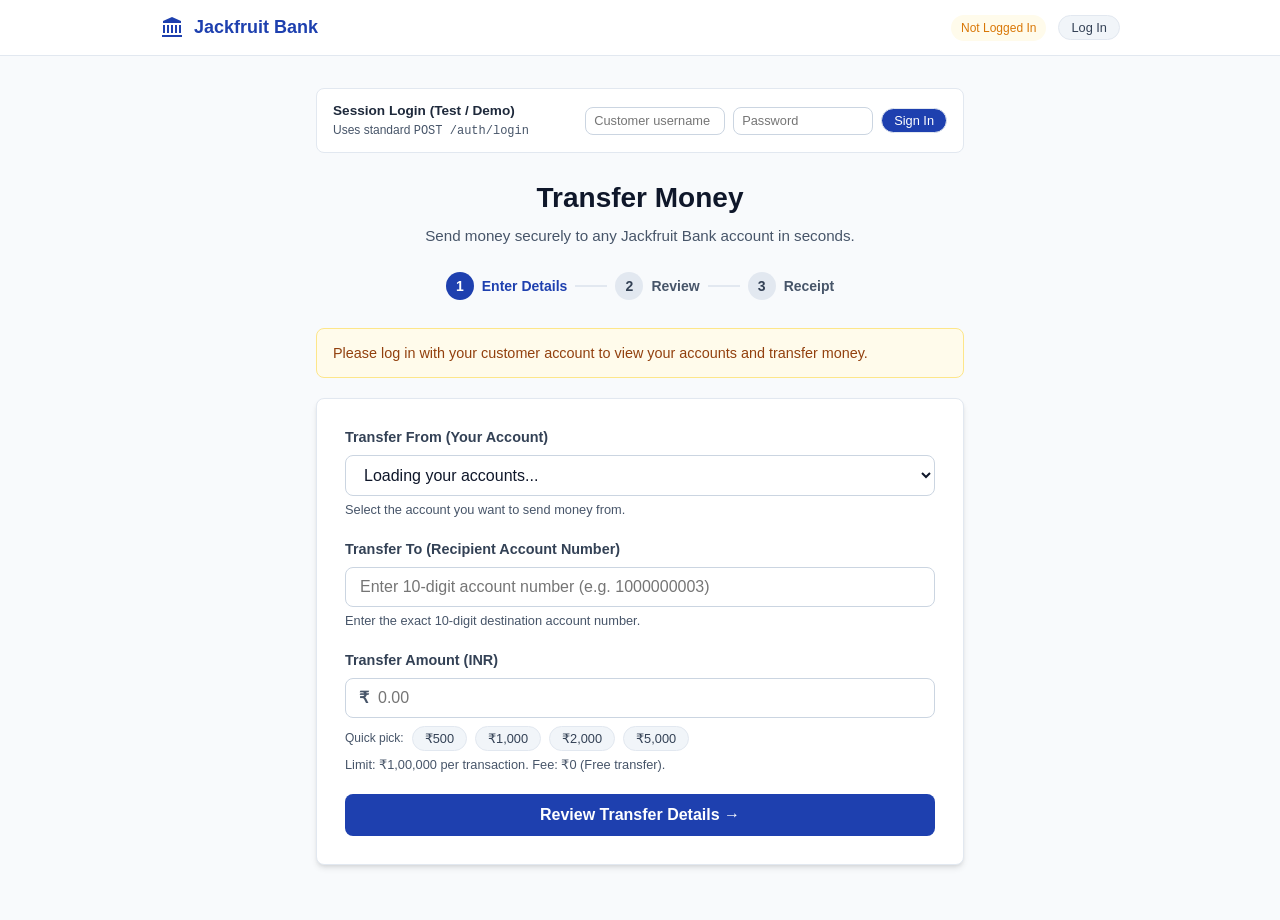
<file: frontend/transfer.html>
<!DOCTYPE html>
<html lang="en">
<head>
  <meta charset="UTF-8">
  <meta name="viewport" content="width=device-width, initial-scale=1.0">
  <title>Transfer Money — Bank Management System</title>
  <style>
    :root {
      --primary: #1e40af;
      --primary-hover: #1d4ed8;
      --primary-light: #eff6ff;
      --success: #059669;
      --success-light: #ecfdf5;
      --danger: #dc2626;
      --danger-light: #fef2f2;
      --warning: #d97706;
      --warning-light: #fffbeb;
      --neutral-50: #f8fafc;
      --neutral-100: #f1f5f9;
      --neutral-200: #e2e8f0;
      --neutral-300: #cbd5e1;
      --neutral-600: #475569;
      --neutral-700: #334155;
      --neutral-800: #1e293b;
      --neutral-900: #0f172a;
      --font-family: -apple-system, BlinkMacSystemFont, "Segoe UI", Roboto, Helvetica, Arial, sans-serif;
      --radius: 8px;
      --shadow: 0 4px 6px -1px rgb(0 0 0 / 0.1), 0 2px 4px -2px rgb(0 0 0 / 0.1);
      --shadow-lg: 0 10px 15px -3px rgb(0 0 0 / 0.1), 0 4px 6px -4px rgb(0 0 0 / 0.1);
    }

    * {
      box-sizing: border-box;
      margin: 0;
      padding: 0;
    }

    html, body {
      max-width: 100%;
      overflow-x: hidden;
    }

    body {
      font-family: var(--font-family);
      background-color: var(--neutral-50);
      color: var(--neutral-800);
      line-height: 1.5;
      min-height: 100vh;
      display: flex;
      flex-direction: column;
    }

    /* Top Navigation Header */
    header {
      background-color: #ffffff;
      border-bottom: 1px solid var(--neutral-200);
      padding: 0.875rem 1.25rem;
      position: sticky;
      top: 0;
      z-index: 20;
    }

    .header-content {
      max-width: 960px;
      margin: 0 auto;
      display: flex;
      justify-content: space-between;
      align-items: center;
      flex-wrap: wrap;
      gap: 0.75rem;
    }

    .brand {
      display: flex;
      align-items: center;
      gap: 0.625rem;
      font-weight: 700;
      font-size: 1.125rem;
      color: var(--primary);
    }

    .brand svg {
      width: 24px;
      height: 24px;
      fill: currentColor;
    }

    .user-session-bar {
      display: flex;
      align-items: center;
      gap: 0.75rem;
      font-size: 0.875rem;
    }

    .badge {
      display: inline-flex;
      align-items: center;
      padding: 0.25rem 0.625rem;
      border-radius: 9999px;
      font-weight: 500;
      font-size: 0.75rem;
    }

    .badge-info {
      background-color: var(--primary-light);
      color: var(--primary);
    }

    .badge-warning {
      background-color: var(--warning-light);
      color: var(--warning);
    }

    /* Main Container */
    main {
      flex: 1;
      max-width: 680px;
      width: 100%;
      margin: 2rem auto;
      padding: 0 1rem;
    }

    .page-title-area {
      margin-bottom: 1.5rem;
      text-align: center;
    }

    .page-title {
      font-size: 1.75rem;
      font-weight: 700;
      color: var(--neutral-900);
      margin-bottom: 0.375rem;
    }

    .page-subtitle {
      color: var(--neutral-600);
      font-size: 0.95rem;
    }

    /* Card Layout */
    .card {
      background: #ffffff;
      border: 1px solid var(--neutral-200);
      border-radius: var(--radius);
      box-shadow: var(--shadow);
      padding: 1.75rem;
      margin-bottom: 1.5rem;
    }

    /* Step Indicators */
    .steps-indicator {
      display: flex;
      align-items: center;
      justify-content: center;
      margin-bottom: 1.75rem;
      gap: 0.5rem;
    }

    .step-item {
      display: flex;
      align-items: center;
      gap: 0.5rem;
      font-size: 0.875rem;
      font-weight: 600;
      color: var(--neutral-600);
    }

    .step-item.active {
      color: var(--primary);
    }

    .step-number {
      width: 28px;
      height: 28px;
      border-radius: 50%;
      display: flex;
      align-items: center;
      justify-content: center;
      font-size: 0.875rem;
      background: var(--neutral-200);
      color: var(--neutral-700);
    }

    .step-item.active .step-number {
      background: var(--primary);
      color: #ffffff;
    }

    .step-divider {
      width: 32px;
      height: 2px;
      background: var(--neutral-200);
    }

    /* Form Groups */
    .form-group {
      margin-bottom: 1.25rem;
    }

    .form-label {
      display: block;
      font-weight: 600;
      font-size: 0.9rem;
      color: var(--neutral-700);
      margin-bottom: 0.375rem;
    }

    .form-helper {
      font-size: 0.8rem;
      color: var(--neutral-600);
      margin-top: 0.25rem;
    }

    .form-control {
      width: 100%;
      padding: 0.625rem 0.875rem;
      font-size: 1rem;
      font-family: inherit;
      color: var(--neutral-900);
      background-color: #ffffff;
      border: 1px solid var(--neutral-300);
      border-radius: var(--radius);
      outline: none;
      transition: border-color 0.15s ease, box-shadow 0.15s ease;
    }

    .form-control:focus {
      border-color: var(--primary);
      box-shadow: 0 0 0 3px rgba(30, 64, 175, 0.15);
    }

    .form-control.error {
      border-color: var(--danger);
      background-color: #fffbfa;
    }

    .input-group {
      position: relative;
      display: flex;
      align-items: center;
    }

    .input-prefix {
      position: absolute;
      left: 0.875rem;
      font-weight: 600;
      color: var(--neutral-600);
      pointer-events: none;
    }

    .input-group .form-control {
      padding-left: 2rem;
    }

    /* Cross-browser input[type=number] styling (Firefox & WebKit/Blink) */
    input[type="number"]::-webkit-outer-spin-button,
    input[type="number"]::-webkit-inner-spin-button {
      -webkit-appearance: none;
      margin: 0;
    }

    input[type="number"] {
      -moz-appearance: textfield;
      appearance: textfield;
    }

    /* Quick Amount Buttons */
    .quick-amounts {
      display: flex;
      flex-wrap: wrap;
      gap: 0.5rem;
      margin-top: 0.5rem;
    }

    .btn-chip {
      background: var(--neutral-100);
      border: 1px solid var(--neutral-200);
      border-radius: 9999px;
      padding: 0.25rem 0.75rem;
      font-size: 0.8rem;
      font-weight: 500;
      cursor: pointer;
      color: var(--neutral-700);
      transition: all 0.15s ease;
    }

    .btn-chip:hover {
      background: var(--primary-light);
      border-color: var(--primary);
      color: var(--primary);
    }

    /* Available Balance Pill */
    .balance-pill {
      background-color: var(--primary-light);
      border: 1px solid #bfdbfe;
      border-radius: var(--radius);
      padding: 0.625rem 0.875rem;
      margin-top: 0.5rem;
      display: flex;
      justify-content: space-between;
      align-items: center;
      font-size: 0.875rem;
    }

    .balance-pill .balance-val {
      font-weight: 700;
      color: var(--primary);
      font-size: 1rem;
    }

    /* Buttons */
    .btn {
      display: inline-flex;
      align-items: center;
      justify-content: center;
      font-family: inherit;
      font-size: 1rem;
      font-weight: 600;
      padding: 0.75rem 1.5rem;
      border-radius: var(--radius);
      border: none;
      cursor: pointer;
      text-decoration: none;
      transition: background-color 0.15s ease, opacity 0.15s ease;
      width: 100%;
    }

    .btn-primary {
      background-color: var(--primary);
      color: #ffffff;
    }

    .btn-primary:hover:not(:disabled) {
      background-color: var(--primary-hover);
    }

    .btn-secondary {
      background-color: var(--neutral-100);
      color: var(--neutral-700);
      border: 1px solid var(--neutral-300);
    }

    .btn-secondary:hover:not(:disabled) {
      background-color: var(--neutral-200);
    }

    .btn:disabled {
      opacity: 0.6;
      cursor: not-allowed;
    }

    .btn-group {
      display: flex;
      gap: 0.75rem;
      margin-top: 1.5rem;
    }

    /* Alerts */
    .alert {
      padding: 0.875rem 1rem;
      border-radius: var(--radius);
      margin-bottom: 1.25rem;
      font-size: 0.9rem;
      display: flex;
      align-items: flex-start;
      gap: 0.625rem;
      line-height: 1.4;
    }

    .alert-danger {
      background-color: var(--danger-light);
      color: var(--danger);
      border: 1px solid #fecaca;
    }

    .alert-success {
      background-color: var(--success-light);
      color: var(--success);
      border: 1px solid #a7f3d0;
    }

    .alert-warning {
      background-color: var(--warning-light);
      color: #92400e;
      border: 1px solid #fde68a;
    }

    /* Review Summary Grid */
    .summary-list {
      background: var(--neutral-50);
      border: 1px solid var(--neutral-200);
      border-radius: var(--radius);
      padding: 1.25rem;
      margin: 1rem 0;
    }

    .summary-row {
      display: flex;
      justify-content: space-between;
      align-items: center;
      padding: 0.625rem 0;
      border-bottom: 1px solid var(--neutral-200);
      font-size: 0.925rem;
    }

    .summary-row:last-child {
      border-bottom: none;
      padding-top: 0.75rem;
      font-size: 1.05rem;
      font-weight: 700;
    }

    .summary-label {
      color: var(--neutral-600);
    }

    .summary-val {
      font-weight: 600;
      color: var(--neutral-900);
      text-align: right;
    }

    /* Success / Receipt Screen */
    .receipt-card {
      text-align: center;
    }

    .receipt-icon {
      width: 56px;
      height: 56px;
      background: var(--success-light);
      color: var(--success);
      border-radius: 50%;
      display: inline-flex;
      align-items: center;
      justify-content: center;
      margin-bottom: 1rem;
    }

    .receipt-icon svg {
      width: 32px;
      height: 32px;
      fill: currentColor;
    }

    /* Demo Login Drawer (collapsible for testing) */
    .demo-bar {
      background: #ffffff;
      border: 1px solid var(--neutral-200);
      border-radius: var(--radius);
      padding: 0.75rem 1rem;
      margin-bottom: 1.5rem;
      font-size: 0.85rem;
      display: flex;
      justify-content: space-between;
      align-items: center;
      flex-wrap: wrap;
      gap: 0.5rem;
    }

    .demo-controls {
      display: flex;
      align-items: center;
      gap: 0.5rem;
      flex-wrap: wrap;
    }

    .demo-input {
      width: 140px;
      padding: 0.35rem 0.5rem;
      font-size: 0.8rem;
    }

    /* Responsive adjustments for mobile and 360px viewport (BMS-NF-006, TC-UX-02) */
    @media (max-width: 480px) {
      main {
        margin: 1rem auto;
        padding: 0 0.625rem;
        max-width: 100%;
        box-sizing: border-box;
      }
      .card {
        padding: 1rem 0.875rem;
        max-width: 100%;
        box-sizing: border-box;
      }
      .page-title {
        font-size: 1.25rem;
      }
      .page-subtitle {
        font-size: 0.8rem;
      }
      .steps-indicator {
        display: flex;
        align-items: center;
        justify-content: space-between;
        width: 100%;
        max-width: 100%;
        gap: 0.25rem;
        margin-bottom: 1.25rem;
        box-sizing: border-box;
      }
      .step-item {
        font-size: 0.75rem;
        gap: 0.25rem;
        min-width: 0;
        flex-shrink: 1;
      }
      .step-item span:not(.step-number) {
        white-space: nowrap;
      }
      .step-number {
        width: 22px;
        height: 22px;
        font-size: 0.75rem;
        flex-shrink: 0;
      }
      .step-divider {
        width: 14px;
        min-width: 6px;
        flex: 1 1 8px;
      }
      .btn-group {
        flex-direction: column-reverse;
      }
      .btn-chip {
        min-height: 36px;
      }
      .demo-bar {
        padding: 0.625rem 0.75rem;
        box-sizing: border-box;
        max-width: 100%;
      }
      .demo-controls {
        width: 100%;
        display: flex;
        flex-direction: column;
        gap: 0.5rem;
      }
      .demo-input {
        width: 100%;
        flex: 1 1 auto;
        box-sizing: border-box;
      }
      .summary-list {
        padding: 0.875rem;
      }
      .summary-row {
        font-size: 0.875rem;
        flex-direction: column;
        align-items: flex-start;
        gap: 0.25rem;
      }
      .summary-row:last-child {
        flex-direction: row;
        justify-content: space-between;
        align-items: center;
      }
      .summary-val {
        text-align: left;
      }
    }

    @media (max-width: 380px) {
      header {
        padding: 0.625rem 0.75rem;
      }
      .header-content {
        justify-content: center;
        gap: 0.5rem;
      }
      .user-session-bar {
        width: 100%;
        justify-content: space-between;
        font-size: 0.8rem;
        gap: 0.5rem;
        flex-wrap: wrap;
      }
      .card {
        padding: 0.875rem 0.625rem;
      }
      .step-number {
        width: 20px;
        height: 20px;
        font-size: 0.7rem;
      }
      .step-item span:not(.step-number) {
        font-size: 0.68rem;
      }
      .step-divider {
        width: 8px;
        min-width: 4px;
        flex: 1 1 6px;
      }
      .steps-indicator {
        gap: 0.15rem;
      }
      .btn-chip {
        padding: 0.35rem 0.5rem;
      }
    }

    /* Print styles: Clean receipt-only printout */
    @media print {
      header, .demo-bar, .steps-indicator, .page-title-area, .btn-group, #globalAlert {
        display: none !important;
      }
      body {
        background: #ffffff;
      }
      .card {
        border: none;
        box-shadow: none;
        padding: 0;
      }
      main {
        margin: 0;
        max-width: 100%;
        padding: 0;
      }
    }
  </style>
</head>
<body>

  <!-- Top Header Navigation -->
  <header>
    <div class="header-content">
      <div class="brand">
        <svg viewBox="0 0 24 24">
          <path d="M12 1L3 5v2h18V5L12 1zm-7 8v8H3V9h2zm4 0v8H7V9h2zm4 0v8h-2V9h2zm4 0v8h-2V9h2zm4 0v8h-2V9h2zM2 19v2h20v-2H2z"/>
        </svg>
        <span>Jackfruit Bank</span>
      </div>
      <div class="user-session-bar" id="sessionStatusArea">
        <span class="badge badge-warning" id="authBadge">Not Logged In</span>
        <button class="btn-chip" id="authToggleBtn" onclick="toggleAuthModal()">Log In</button>
      </div>
    </div>
  </header>

  <main>
    <!-- Demo / Test-Session Setup Bar -->
    <div class="demo-bar" id="authSection" style="display: none;">
      <div>
        <strong>Session Login (Test / Demo)</strong>
        <div style="color: var(--neutral-600); font-size: 0.75rem;">Uses standard <code>POST /auth/login</code></div>
      </div>
      <div class="demo-controls">
        <input type="text" id="loginUsername" placeholder="Customer username" class="form-control demo-input">
        <input type="password" id="loginPassword" placeholder="Password" class="form-control demo-input">
        <button type="button" class="btn-chip" style="background: var(--primary); color: #fff;" onclick="doLogin()">Sign In</button>
      </div>
    </div>

    <!-- Page Title -->
    <div class="page-title-area">
      <h1 class="page-title">Transfer Money</h1>
      <p class="page-subtitle">Send money securely to any Jackfruit Bank account in seconds.</p>
    </div>

    <!-- Step Indicator -->
    <div class="steps-indicator" aria-label="Transfer steps">
      <div class="step-item active" id="stepIndicator1">
        <span class="step-number">1</span>
        <span>Enter Details</span>
      </div>
      <div class="step-divider"></div>
      <div class="step-item" id="stepIndicator2">
        <span class="step-number">2</span>
        <span>Review</span>
      </div>
      <div class="step-divider"></div>
      <div class="step-item" id="stepIndicator3">
        <span class="step-number">3</span>
        <span>Receipt</span>
      </div>
    </div>

    <!-- Alert / Message Area -->
    <div id="globalAlert" style="display: none;" role="alert"></div>

    <!-- STEP 1: Enter Transfer Details -->
    <div class="card" id="stepDetails">
      <form id="transferForm" onsubmit="event.preventDefault(); proceedToReview();">

        <!-- Source Account Selection -->
        <div class="form-group">
          <label for="fromAccountSelect" class="form-label">Transfer From (Your Account)</label>
          <select id="fromAccountSelect" class="form-control" required onchange="onSourceAccountChange()">
            <option value="">Loading your accounts...</option>
          </select>
          <div class="form-helper" id="fromAccountHelp">Select the account you want to send money from.</div>

          <!-- Live Available Balance Pill -->
          <div class="balance-pill" id="balanceDisplay" style="display: none;">
            <div>
              <span id="accountTypeDisplay">Savings Account</span>
              <div style="font-size: 0.75rem; color: var(--neutral-600);" id="minBalanceHelp">Minimum balance required: ₹1,000.00</div>
            </div>
            <div class="balance-val" id="accountBalanceDisplay">₹0.00</div>
          </div>
        </div>

        <!-- Destination Account -->
        <div class="form-group">
          <label for="toAccountInput" class="form-label">Transfer To (Recipient Account Number)</label>
          <input
            type="text"
            id="toAccountInput"
            class="form-control"
            placeholder="Enter 10-digit account number (e.g. 1000000003)"
            maxlength="10"
            inputmode="numeric"
            pattern="[0-9]{10}"
            required
            oninput="validateDestinationAccount()"
          >
          <div class="form-helper" id="toAccountHelp">Enter the exact 10-digit destination account number.</div>
          <div id="toAccountError" style="color: var(--danger); font-size: 0.8rem; margin-top: 0.25rem; display: none;"></div>
        </div>

        <!-- Transfer Amount -->
        <div class="form-group">
          <label for="amountInput" class="form-label">Transfer Amount (INR)</label>
          <div class="input-group">
            <span class="input-prefix">₹</span>
            <input
              type="number"
              id="amountInput"
              class="form-control"
              placeholder="0.00"
              step="0.01"
              min="1"
              max="100000"
              required
              oninput="validateAmount()"
            >
          </div>
          <div class="quick-amounts">
            <span style="font-size: 0.75rem; color: var(--neutral-600); align-self: center;">Quick pick:</span>
            <button type="button" class="btn-chip" onclick="setQuickAmount(500)">₹500</button>
            <button type="button" class="btn-chip" onclick="setQuickAmount(1000)">₹1,000</button>
            <button type="button" class="btn-chip" onclick="setQuickAmount(2000)">₹2,000</button>
            <button type="button" class="btn-chip" onclick="setQuickAmount(5000)">₹5,000</button>
          </div>
          <div class="form-helper" id="amountHelp">Limit: ₹1,00,000 per transaction. Fee: ₹0 (Free transfer).</div>
          <div id="amountError" style="color: var(--danger); font-size: 0.8rem; margin-top: 0.25rem; display: none;"></div>
        </div>

        <button type="submit" class="btn btn-primary" id="btnReview">Review Transfer Details →</button>
      </form>
    </div>

    <!-- STEP 2: Review & Confirmation -->
    <div class="card" id="stepReview" style="display: none;">
      <h2 style="font-size: 1.25rem; font-weight: 700; color: var(--neutral-900); margin-bottom: 0.5rem;">Review Transfer</h2>
      <p style="font-size: 0.875rem; color: var(--neutral-600); margin-bottom: 1rem;">
        Please verify the recipient and transfer amount before confirming. Money will be sent immediately.
      </p>

      <div class="summary-list">
        <div class="summary-row">
          <span class="summary-label">From Account</span>
          <span class="summary-val" id="reviewFromAccount">—</span>
        </div>
        <div class="summary-row">
          <span class="summary-label">To Account Number</span>
          <span class="summary-val" id="reviewToAccount">—</span>
        </div>
        <div class="summary-row">
          <span class="summary-label">Transfer Amount</span>
          <span class="summary-val" id="reviewAmount" style="color: var(--primary);">—</span>
        </div>
        <div class="summary-row">
          <span class="summary-label">Transfer Fee</span>
          <span class="summary-val" style="color: var(--success);">₹0.00 (Free)</span>
        </div>
        <div class="summary-row">
          <span class="summary-label">Total to Deduct</span>
          <span class="summary-val" id="reviewTotal">—</span>
        </div>
      </div>

      <div class="btn-group">
        <button type="button" class="btn btn-secondary" onclick="backToEdit()">← Back to Edit</button>
        <button type="button" class="btn btn-primary" id="btnConfirmSend" onclick="executeTransfer()">Confirm &amp; Send Transfer</button>
      </div>
    </div>

    <!-- STEP 3: Transfer Receipt & Status -->
    <div class="card receipt-card" id="stepResult" style="display: none;">
      <div id="successContent" style="display: none;">
        <div class="receipt-icon">
          <svg viewBox="0 0 24 24">
            <path d="M9 16.17L4.83 12l-1.42 1.41L9 19 21 7l-1.41-1.41z"/>
          </svg>
        </div>
        <h2 style="font-size: 1.35rem; font-weight: 700; color: var(--success); margin-bottom: 0.25rem;">Transfer Successful!</h2>
        <p style="color: var(--neutral-600); font-size: 0.9rem; margin-bottom: 1.25rem;">Your fund transfer has been processed immediately.</p>

        <div class="summary-list" style="text-align: left;">
          <div class="summary-row">
            <span class="summary-label">Receipt / Reference No.</span>
            <span class="summary-val" id="receiptReference" style="font-family: monospace; font-size: 0.95rem;">—</span>
          </div>
          <div class="summary-row">
            <span class="summary-label">Amount Transferred</span>
            <span class="summary-val" id="receiptAmount" style="color: var(--success);">—</span>
          </div>
          <div class="summary-row">
            <span class="summary-label">Sent To Account</span>
            <span class="summary-val" id="receiptToAccount">—</span>
          </div>
          <div class="summary-row">
            <span class="summary-label">Updated Source Balance</span>
            <span class="summary-val" id="receiptNewBalance">—</span>
          </div>
        </div>

        <div class="btn-group">
          <button type="button" class="btn btn-secondary" onclick="window.print()">Print Receipt</button>
          <button type="button" class="btn btn-primary" onclick="resetFormForNewTransfer()">Make Another Transfer</button>
        </div>
      </div>

      <div id="failureContent" style="display: none;">
        <div class="receipt-icon" style="background: var(--danger-light); color: var(--danger);">
          <svg viewBox="0 0 24 24">
            <path d="M19 6.41L17.59 5 12 10.59 6.41 5 5 6.41 10.59 12 5 17.59 6.41 19 12 13.41 17.59 19 19 17.59 13.41 12z"/>
          </svg>
        </div>
        <h2 style="font-size: 1.35rem; font-weight: 700; color: var(--danger); margin-bottom: 0.25rem;">Transfer Failed</h2>
        <p id="failureMessage" style="color: var(--neutral-700); font-size: 0.95rem; margin-bottom: 1.25rem;"></p>

        <div class="btn-group">
          <button type="button" class="btn btn-primary" onclick="backToEdit()">← Back and Correct Details</button>
        </div>
      </div>
    </div>
  </main>

  <script>
    // State
    let authToken = sessionStorage.getItem("bms_auth_token") || "";
    let customerAccounts = [];
    let currentTransferData = null;

    // Minimum balance limits from BR-01
    const MIN_BALANCE = {
      "Savings": 1000.0,
      "Current": 5000.0
    };
    const MAX_TRANSFER_LIMIT = 100000.0;

    // On Load
    document.addEventListener("DOMContentLoaded", () => {
      updateAuthUI();
      if (authToken) {
        loadCustomerAccounts();
      } else {
        // Show demo login drawer if not logged in
        document.getElementById("authSection").style.display = "flex";
        showAlert("Please log in with your customer account to view your accounts and transfer money.", "warning");
      }
    });

    function toggleAuthModal() {
      const area = document.getElementById("authSection");
      area.style.display = area.style.display === "none" ? "flex" : "none";
    }

    function updateAuthUI() {
      const badge = document.getElementById("authBadge");
      const btn = document.getElementById("authToggleBtn");
      if (authToken) {
        badge.className = "badge badge-info";
        badge.textContent = "Customer Session Active";
        btn.textContent = "Log Out";
        btn.onclick = doLogout;
      } else {
        badge.className = "badge badge-warning";
        badge.textContent = "Not Logged In";
        btn.textContent = "Log In";
        btn.onclick = toggleAuthModal;
      }
    }

    async function doLogin() {
      const usernameInput = document.getElementById("loginUsername").value.trim();
      const passwordInput = document.getElementById("loginPassword").value;

      if (!usernameInput || !passwordInput) {
        showAlert("Please enter your customer username and password.", "danger");
        return;
      }

      try {
        const res = await fetch("/auth/login", {
          method: "POST",
          headers: { "Content-Type": "application/json" },
          body: JSON.stringify({ username: usernameInput, password: passwordInput })
        });

        const data = await res.json();
        if (res.ok && data.token) {
          authToken = data.token;
          sessionStorage.setItem("bms_auth_token", authToken);
          document.getElementById("authSection").style.display = "none";
          hideAlert();
          updateAuthUI();
          loadCustomerAccounts();
        } else {
          showAlert(data.message || data.detail || "Invalid login credentials. Please check your username and password.", "danger");
        }
      } catch (err) {
        showAlert("Unable to connect to the authentication service. Please check your connection.", "danger");
      }
    }

    let isLoggingOut = false;

    async function doLogout(silent = false) {
      if (isLoggingOut) return;
      isLoggingOut = true;

      const tokenToSend = authToken;

      // Clear local session state immediately so client is never left locally authenticated
      authToken = "";
      sessionStorage.removeItem("bms_auth_token");
      customerAccounts = [];
      currentTransferData = null;

      if (tokenToSend) {
        try {
          await fetch("/auth/logout", {
            method: "POST",
            headers: {
              "Authorization": `Bearer ${tokenToSend}`
            }
          });
        } catch (err) {
          // Network errors still guarantee local session cleanup
        }
      }

      updateAuthUI();
      const select = document.getElementById("fromAccountSelect");
      if (select) {
        select.innerHTML = '<option value="">Please log in to view accounts</option>';
      }
      const balanceDisplay = document.getElementById("balanceDisplay");
      if (balanceDisplay) {
        balanceDisplay.style.display = "none";
      }

      resetFormForNewTransfer();

      if (!silent) {
        showAlert("You have been logged out.", "info");
      }
      const authSection = document.getElementById("authSection");
      if (authSection) {
        authSection.style.display = "flex";
      }

      isLoggingOut = false;
    }

    function isEligibleStatus(status) {
      return typeof status === "string" && status.trim().toLowerCase() === "active";
    }

    // Load Customer Accounts via GET /accounts/me
    async function loadCustomerAccounts() {
      const select = document.getElementById("fromAccountSelect");
      select.innerHTML = '<option value="">Loading accounts...</option>';

      try {
        const res = await fetch("/accounts/me", {
          headers: { "Authorization": `Bearer ${authToken}` }
        });

        if (res.status === 401 || res.status === 403) {
          await doLogout(true);
          showAlert("Your session has expired. Please log in again.", "warning");
          return;
        }

        if (!res.ok) {
          throw new Error("Failed to load accounts");
        }

        customerAccounts = await res.json();

        if (!customerAccounts || customerAccounts.length === 0) {
          select.innerHTML = '<option value="">No bank accounts found</option>';
          showAlert("You do not have any active bank accounts with Jackfruit Bank.", "warning");
          return;
        }

        const eligibleAccounts = customerAccounts.filter(acc => acc && isEligibleStatus(acc.status));
        const ineligibleAccounts = customerAccounts.filter(acc => !acc || !isEligibleStatus(acc.status));

        if (eligibleAccounts.length === 0) {
          select.innerHTML = '<option value="">No eligible active accounts available</option>';
        } else {
          select.innerHTML = '<option value="">-- Choose source account --</option>';
          eligibleAccounts.forEach(acc => {
            const opt = document.createElement("option");
            opt.value = acc.accountNumber;
            opt.textContent = `${acc.type} — ${acc.maskedAccountNumber} (₹${parseFloat(acc.balance || 0).toLocaleString('en-IN', {minimumFractionDigits: 2})})`;
            select.appendChild(opt);
          });
        }

        const ineligibleSummary = ineligibleAccounts
          .filter(Boolean)
          .map(acc => `${acc.type || "Account"} ${acc.maskedAccountNumber || ""} (${acc.status ? String(acc.status).trim() : "Unknown status"})`)
          .join(", ");

        const helpEl = document.getElementById("fromAccountHelp");
        if (eligibleAccounts.length === 0) {
          if (helpEl) {
            helpEl.textContent = ineligibleSummary
              ? `No accounts can be used for transfers right now. Excluded accounts: ${ineligibleSummary}.`
              : "All your accounts are currently frozen, closed, or inactive. Fund transfers cannot be initiated.";
            helpEl.style.color = "var(--danger)";
          }
          showAlert("You do not have any active accounts eligible for fund transfers. Frozen, closed, or inactive accounts cannot initiate transfers.", "warning");
        } else if (ineligibleAccounts.length > 0 && helpEl) {
          helpEl.textContent = `Excluded unavailable accounts: ${ineligibleSummary}. Only Active accounts can initiate transfers.`;
          helpEl.style.color = "";
        } else if (helpEl) {
          helpEl.textContent = "Select the account you want to send money from.";
          helpEl.style.color = "";
        }

        // Automatically select if exactly one eligible active account exists
        if (eligibleAccounts.length === 1) {
          select.value = eligibleAccounts[0].accountNumber;
          onSourceAccountChange();
        }

      } catch (err) {
        select.innerHTML = '<option value="">Error loading accounts</option>';
        showAlert("Could not load your accounts. Please verify your connection and refresh.", "danger");
      }
    }

    function onSourceAccountChange() {
      const select = document.getElementById("fromAccountSelect");
      const selectedAccNo = select.value;
      const acc = customerAccounts.find(a => a.accountNumber === selectedAccNo);
      const display = document.getElementById("balanceDisplay");

      if (acc) {
        display.style.display = "flex";
        const isEligible = isEligibleStatus(acc.status);
        document.getElementById("accountTypeDisplay").textContent = `${acc.type} Account (${acc.maskedAccountNumber})${!isEligible ? ` — ${acc.status}` : ""}`;
        document.getElementById("accountBalanceDisplay").textContent = `₹${parseFloat(acc.balance || 0).toLocaleString('en-IN', {minimumFractionDigits: 2})}`;
        const minReq = MIN_BALANCE[acc.type] || 0;
        const minHelpEl = document.getElementById("minBalanceHelp");
        if (!isEligible) {
          minHelpEl.textContent = `Account status is ${acc.status}. Transactions cannot be performed from this account.`;
          minHelpEl.style.color = "var(--danger)";
        } else {
          minHelpEl.textContent = `Minimum balance required to maintain: ₹${minReq.toLocaleString('en-IN', {minimumFractionDigits: 2})}`;
          minHelpEl.style.color = "";
        }
      } else {
        display.style.display = "none";
      }

      validateDestinationAccount();
      validateAmount();
    }

    function setQuickAmount(val) {
      document.getElementById("amountInput").value = val.toFixed(2);
      validateAmount();
    }

    function validateDestinationAccount() {
      const toAcc = document.getElementById("toAccountInput").value.trim();
      const fromAcc = document.getElementById("fromAccountSelect").value;
      const errEl = document.getElementById("toAccountError");
      const input = document.getElementById("toAccountInput");

      errEl.style.display = "none";
      input.classList.remove("error");

      if (!toAcc) return false;

      if (!/^\d{1,10}$/.test(toAcc)) {
        errEl.textContent = "Account number must contain only numbers.";
        errEl.style.display = "block";
        input.classList.add("error");
        return false;
      }

      if (toAcc.length === 10 && fromAcc && toAcc === fromAcc) {
        errEl.textContent = "Destination account cannot be the same as your source account.";
        errEl.style.display = "block";
        input.classList.add("error");
        return false;
      }

      if (toAcc.length > 0 && toAcc.length < 10) {
        errEl.textContent = `Please enter all 10 digits (${toAcc.length}/10 entered).`;
        errEl.style.display = "block";
        return false;
      }

      return true;
    }

    function validateAmount() {
      const amountVal = parseFloat(document.getElementById("amountInput").value);
      const errEl = document.getElementById("amountError");
      const input = document.getElementById("amountInput");
      const fromAccNo = document.getElementById("fromAccountSelect").value;
      const acc = customerAccounts.find(a => a.accountNumber === fromAccNo);

      errEl.style.display = "none";
      input.classList.remove("error");

      if (isNaN(amountVal) || amountVal <= 0) {
        return false;
      }

      if (amountVal > MAX_TRANSFER_LIMIT) {
        errEl.textContent = `Amount exceeds the single transfer limit of ₹${MAX_TRANSFER_LIMIT.toLocaleString('en-IN')}.`;
        errEl.style.display = "block";
        input.classList.add("error");
        return false;
      }

      if (acc) {
        if (!isEligibleStatus(acc.status)) {
          errEl.textContent = `Selected account is ${acc.status || "unavailable"} and cannot perform transfers.`;
          errEl.style.display = "block";
          input.classList.add("error");
          return false;
        }
        const currentBal = parseFloat(acc.balance);
        const minReq = MIN_BALANCE[acc.type] || 0;
        if (currentBal - amountVal < minReq) {
          errEl.textContent = `Insufficient funds: balance after transfer (₹${(currentBal - amountVal).toFixed(2)}) would fall below required minimum of ₹${minReq.toFixed(2)}.`;
          errEl.style.display = "block";
          input.classList.add("error");
          return false;
        }
      }

      return true;
    }

    // Step Transition: Proceed to Review
    function proceedToReview() {
      hideAlert();

      if (!authToken) {
        showAlert("Please log in before transferring funds.", "warning");
        document.getElementById("authSection").style.display = "flex";
        return;
      }

      const fromAccNo = document.getElementById("fromAccountSelect").value;
      const toAccNo = document.getElementById("toAccountInput").value.trim();
      const amount = parseFloat(document.getElementById("amountInput").value);

      if (!fromAccNo) {
        showAlert("Please select a source account.", "danger");
        return;
      }

      if (!validateDestinationAccount() || toAccNo.length !== 10) {
        showAlert("Please enter a valid 10-digit recipient account number.", "danger");
        return;
      }

      if (!validateAmount() || isNaN(amount) || amount <= 0) {
        showAlert("Please enter a valid transfer amount.", "danger");
        return;
      }

      const sourceAcc = customerAccounts.find(a => a.accountNumber === fromAccNo);
      if (!sourceAcc || !isEligibleStatus(sourceAcc.status)) {
        const statusText = sourceAcc && sourceAcc.status ? String(sourceAcc.status).trim().toLowerCase() : "unavailable";
        showAlert("The selected source account is " + (sourceAcc ? statusText : "invalid") + " and cannot perform transfers.", "danger");
        return;
      }

      currentTransferData = {
        fromAccount: fromAccNo,
        toAccount: toAccNo,
        amount: amount.toFixed(2),
        sourceAccObj: sourceAcc
      };

      // Populate Review Screen
      document.getElementById("reviewFromAccount").textContent = `${sourceAcc.type} (${sourceAcc.maskedAccountNumber})`;
      document.getElementById("reviewToAccount").textContent = toAccNo;
      document.getElementById("reviewAmount").textContent = `₹${parseFloat(amount).toLocaleString('en-IN', {minimumFractionDigits: 2})}`;
      document.getElementById("reviewTotal").textContent = `₹${parseFloat(amount).toLocaleString('en-IN', {minimumFractionDigits: 2})}`;

      // Switch view
      document.getElementById("stepDetails").style.display = "none";
      document.getElementById("stepReview").style.display = "block";
      document.getElementById("stepResult").style.display = "none";

      setStepActive(2);
    }

    function backToEdit() {
      hideAlert();
      document.getElementById("stepDetails").style.display = "block";
      document.getElementById("stepReview").style.display = "none";
      document.getElementById("stepResult").style.display = "none";
      setStepActive(1);
    }

    // Execute Transfer: POST /transactions/transfer
    async function executeTransfer() {
      if (!currentTransferData || !authToken) return;

      const btn = document.getElementById("btnConfirmSend");
      btn.disabled = true;
      btn.textContent = "Processing transfer...";

      try {
        const response = await fetch("/transactions/transfer", {
          method: "POST",
          headers: {
            "Content-Type": "application/json",
            "Authorization": `Bearer ${authToken}`
          },
          body: JSON.stringify({
            fromAccount: currentTransferData.fromAccount,
            toAccount: currentTransferData.toAccount,
            amount: currentTransferData.amount
          })
        });

        const data = await response.json();

        // Show Result Screen
        document.getElementById("stepDetails").style.display = "none";
        document.getElementById("stepReview").style.display = "none";
        document.getElementById("stepResult").style.display = "block";
        setStepActive(3);

        if (response.ok && (response.status === 200 || response.status === 201)) {
          // Success
          document.getElementById("successContent").style.display = "block";
          document.getElementById("failureContent").style.display = "none";

          document.getElementById("receiptReference").textContent = data.reference || `TXN-${data.transactionId}`;
          document.getElementById("receiptAmount").textContent = `₹${parseFloat(currentTransferData.amount).toLocaleString('en-IN', {minimumFractionDigits: 2})}`;
          document.getElementById("receiptToAccount").textContent = currentTransferData.toAccount;
          document.getElementById("receiptNewBalance").textContent = `₹${parseFloat(data.balance).toLocaleString('en-IN', {minimumFractionDigits: 2})}`;

          // Refresh source accounts in background to update balances
          loadCustomerAccounts();
        } else {
          // Failure
          document.getElementById("successContent").style.display = "none";
          document.getElementById("failureContent").style.display = "block";

          let friendlyMsg = "The transfer could not be completed.";
          if (data.code === "ACCOUNT_NOT_FOUND") {
            friendlyMsg = "The recipient account was not found. Please double-check the 10-digit account number.";
          } else if (data.code === "ACCOUNT_NOT_ACTIVE") {
            friendlyMsg = "The recipient or source account is currently frozen or closed and cannot complete transactions.";
          } else if (data.code === "INSUFFICIENT_FUNDS") {
            friendlyMsg = "Insufficient funds in your account to complete this transfer and maintain the minimum balance.";
          } else if (data.code === "TRANSFER_LIMIT_EXCEEDED") {
            friendlyMsg = "The transfer amount exceeds the single transaction limit of ₹1,00,000.";
          } else if (data.message || data.detail) {
            friendlyMsg = data.message || data.detail;
          }

          document.getElementById("failureMessage").textContent = friendlyMsg;
        }

      } catch (err) {
        document.getElementById("stepDetails").style.display = "none";
        document.getElementById("stepReview").style.display = "none";
        document.getElementById("stepResult").style.display = "block";
        setStepActive(3);

        document.getElementById("successContent").style.display = "none";
        document.getElementById("failureContent").style.display = "block";
        document.getElementById("failureMessage").textContent = "Unable to connect to the bank server. Please verify your connection and try again.";
      } finally {
        btn.disabled = false;
        btn.textContent = "Confirm & Send Transfer";
      }
    }

    function resetFormForNewTransfer() {
      document.getElementById("toAccountInput").value = "";
      document.getElementById("amountInput").value = "";
      document.getElementById("successContent").style.display = "none";
      document.getElementById("failureContent").style.display = "none";
      backToEdit();
    }

    function setStepActive(stepNum) {
      document.getElementById("stepIndicator1").className = stepNum >= 1 ? "step-item active" : "step-item";
      document.getElementById("stepIndicator2").className = stepNum >= 2 ? "step-item active" : "step-item";
      document.getElementById("stepIndicator3").className = stepNum >= 3 ? "step-item active" : "step-item";
    }

    function showAlert(msg, type = "danger") {
      const alert = document.getElementById("globalAlert");
      alert.className = `alert alert-${type}`;
      alert.textContent = msg;
      alert.style.display = "block";
    }

    function hideAlert() {
      document.getElementById("globalAlert").style.display = "none";
    }
  </script>
</body>
</html>
</file>
